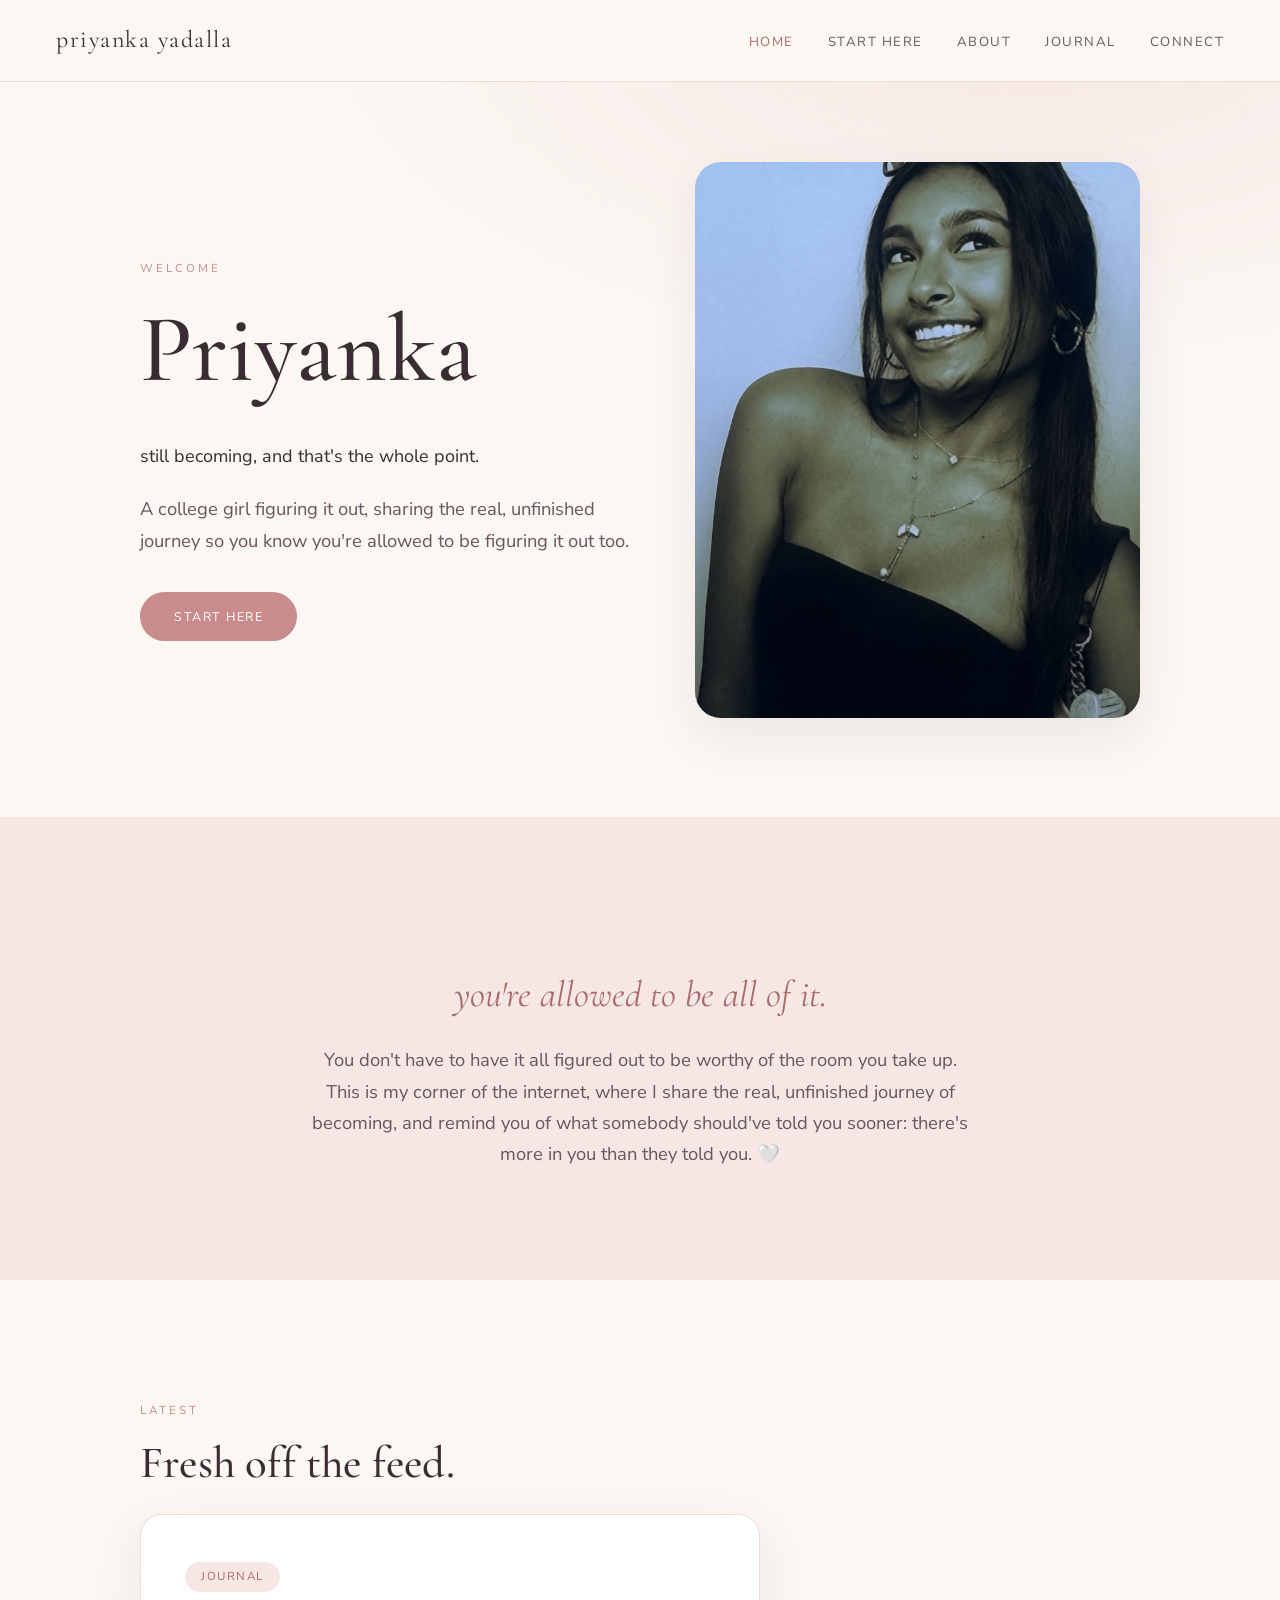
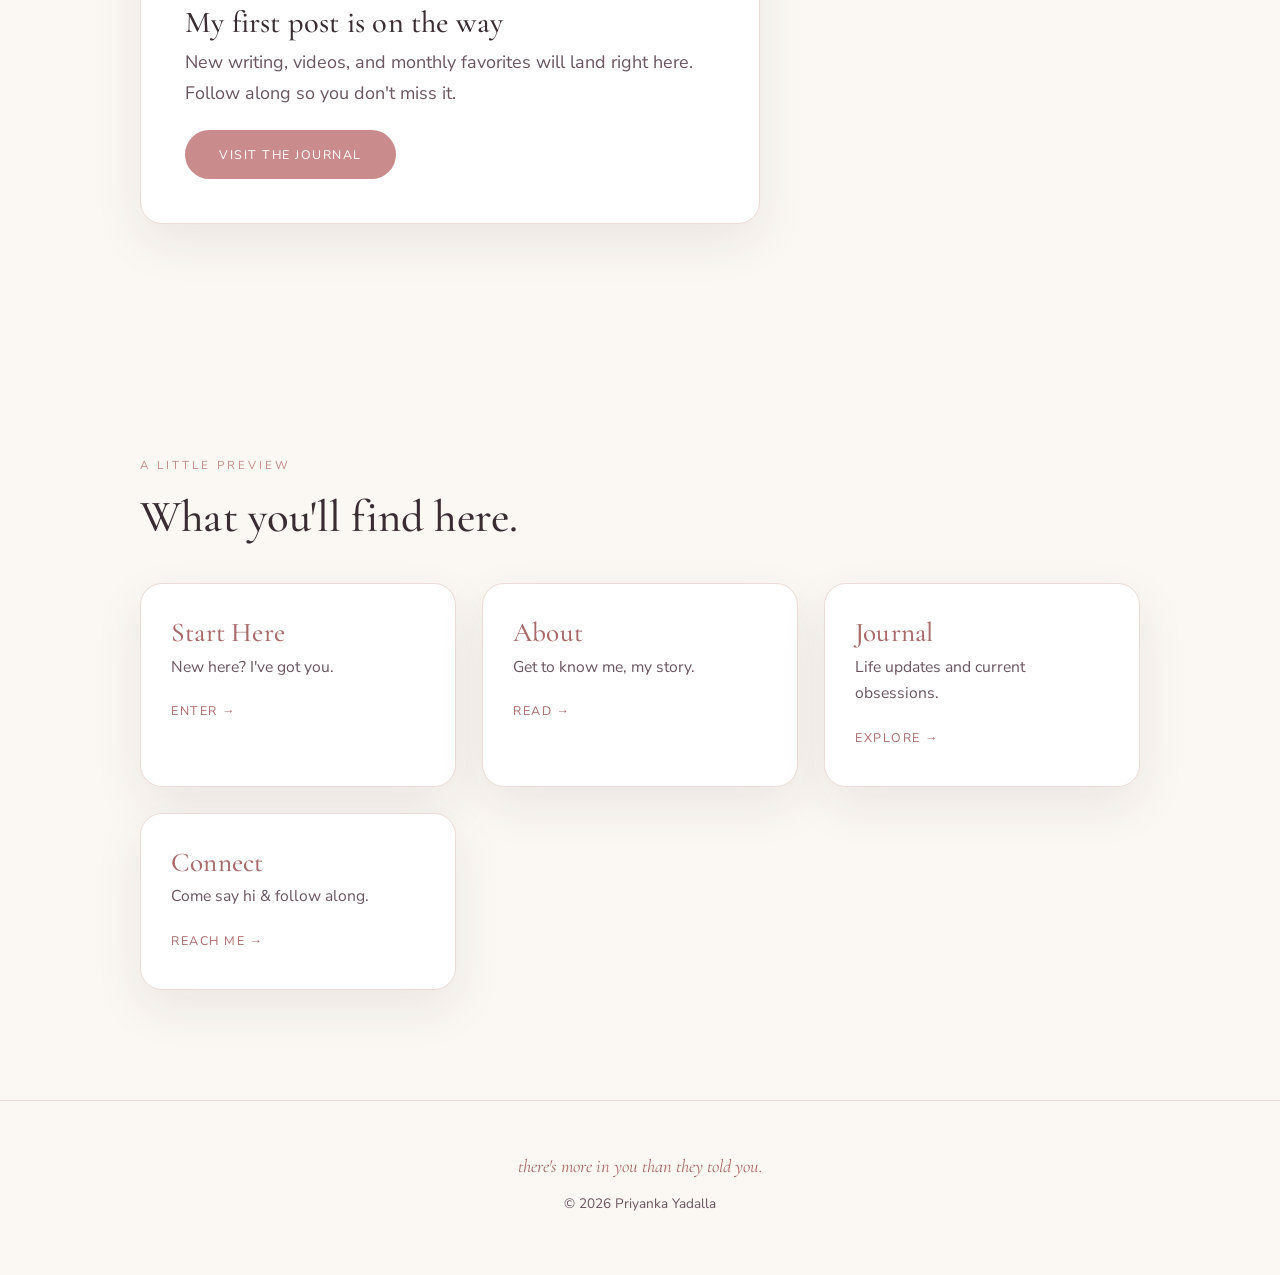
<file: index.html>
<!DOCTYPE html>
<html lang="en">
<head>
  <meta charset="UTF-8" />
  <meta name="viewport" content="width=device-width, initial-scale=1.0" />
  <title>Priyanka Yadalla</title>
  <meta name="description" content="A college girl figuring it out, sharing the journey so you know you can too. Still becoming, and that's the whole point." />
  <link rel="preconnect" href="https://fonts.googleapis.com" />
  <link rel="preconnect" href="https://fonts.gstatic.com" crossorigin />
  <link href="https://fonts.googleapis.com/css2?family=Cormorant+Garamond:ital,wght@0,400;0,500;1,400&family=Nunito+Sans:wght@300;400;600&display=swap" rel="stylesheet" />
  <link rel="stylesheet" href="styles.css" />
</head>
<body>
  <nav class="nav">
    <span class="nav__brand">priyanka yadalla</span>
    <ul class="nav__links">
      <li><a href="index.html" class="is-active">Home</a></li>
      <li><a href="start-here.html">Start Here</a></li>
      <li><a href="about.html">About</a></li>
      <li><a href="journal.html">Journal</a></li>
      <li><a href="connect.html">Connect</a></li>
    </ul>
  </nav>

  <!-- ===== hero ===== -->
  <header class="home-hero">
    <div class="wrap home-hero__grid">
      <div class="home-hero__text">
        <p class="eyebrow">welcome</p>
        <h1 class="hero__name">Priyanka</h1>
        <p class="whisper">still becoming, and that's the whole point.</p>
        <p class="lead">A college girl figuring it out, sharing the real, unfinished
          journey so you know you're allowed to be figuring it out too.</p>
        <div class="home-hero__cta">
          <a href="start-here.html" class="btn">Start Here</a>
        </div>
      </div>

      <div class="home-hero__photo">
        <!-- To add your photo: save it in the images/ folder (e.g. images/priyanka.jpg)
             then set src below to "images/priyanka.jpg". Until then, a soft placeholder shows. -->
        <img src="images/priyanka.jpg" alt="Priyanka Yadalla"
             onerror="this.style.display='none';this.nextElementSibling.style.display='flex';" />
        <div class="photo-placeholder">
          <span>📷</span>
          <p>your photo here</p>
        </div>
      </div>
    </div>
  </header>

  <!-- ===== welcome line ===== -->
  <section class="home-welcome">
    <div class="wrap">
      <p class="whisper">you're allowed to be all of it.</p>
      <p class="lead" style="margin: 0 auto;">You don't have to have it all figured out to be
        worthy of the room you take up. This is my corner of the internet, where I share the
        real, unfinished journey of becoming, and remind you of what somebody should've told
        you sooner: there's more in you than they told you. 🤍</p>
    </div>
  </section>

  <!-- ===== latest strip ===== -->
  <section class="latest">
    <div class="wrap">
      <p class="eyebrow">latest</p>
      <h2>Fresh off the feed.</h2>
      <div class="latest__card">
        <span class="latest__tag">Journal</span>
        <h3>My first post is on the way</h3>
        <p>New writing, videos, and monthly favorites will land right here. Follow along so
          you don't miss it.</p>
        <a href="journal.html" class="btn">Visit the Journal</a>
      </div>
    </div>
  </section>

  <!-- ===== what you'll find ===== -->
  <section>
    <div class="wrap">
      <p class="eyebrow">a little preview</p>
      <h2>What you'll find here.</h2>
      <div class="grid">
        <a class="card" href="start-here.html">
          <h3>Start Here</h3>
          <p>New here? I've got you.</p>
          <span class="go">enter &rarr;</span>
        </a>
        <a class="card" href="about.html">
          <h3>About</h3>
          <p>Get to know me, my story.</p>
          <span class="go">read &rarr;</span>
        </a>
        <a class="card" href="journal.html">
          <h3>Journal</h3>
          <p>Life updates and current obsessions.</p>
          <span class="go">explore &rarr;</span>
        </a>
        <a class="card" href="connect.html">
          <h3>Connect</h3>
          <p>Come say hi & follow along.</p>
          <span class="go">reach me &rarr;</span>
        </a>
      </div>
    </div>
  </section>

  <footer class="footer">
    <span class="whisper">there's more in you than they told you.</span>
    &copy; <span id="year"></span> Priyanka Yadalla
    <script>document.getElementById('year').textContent = new Date().getFullYear();</script>
  </footer>
</body>
</html>
</file>
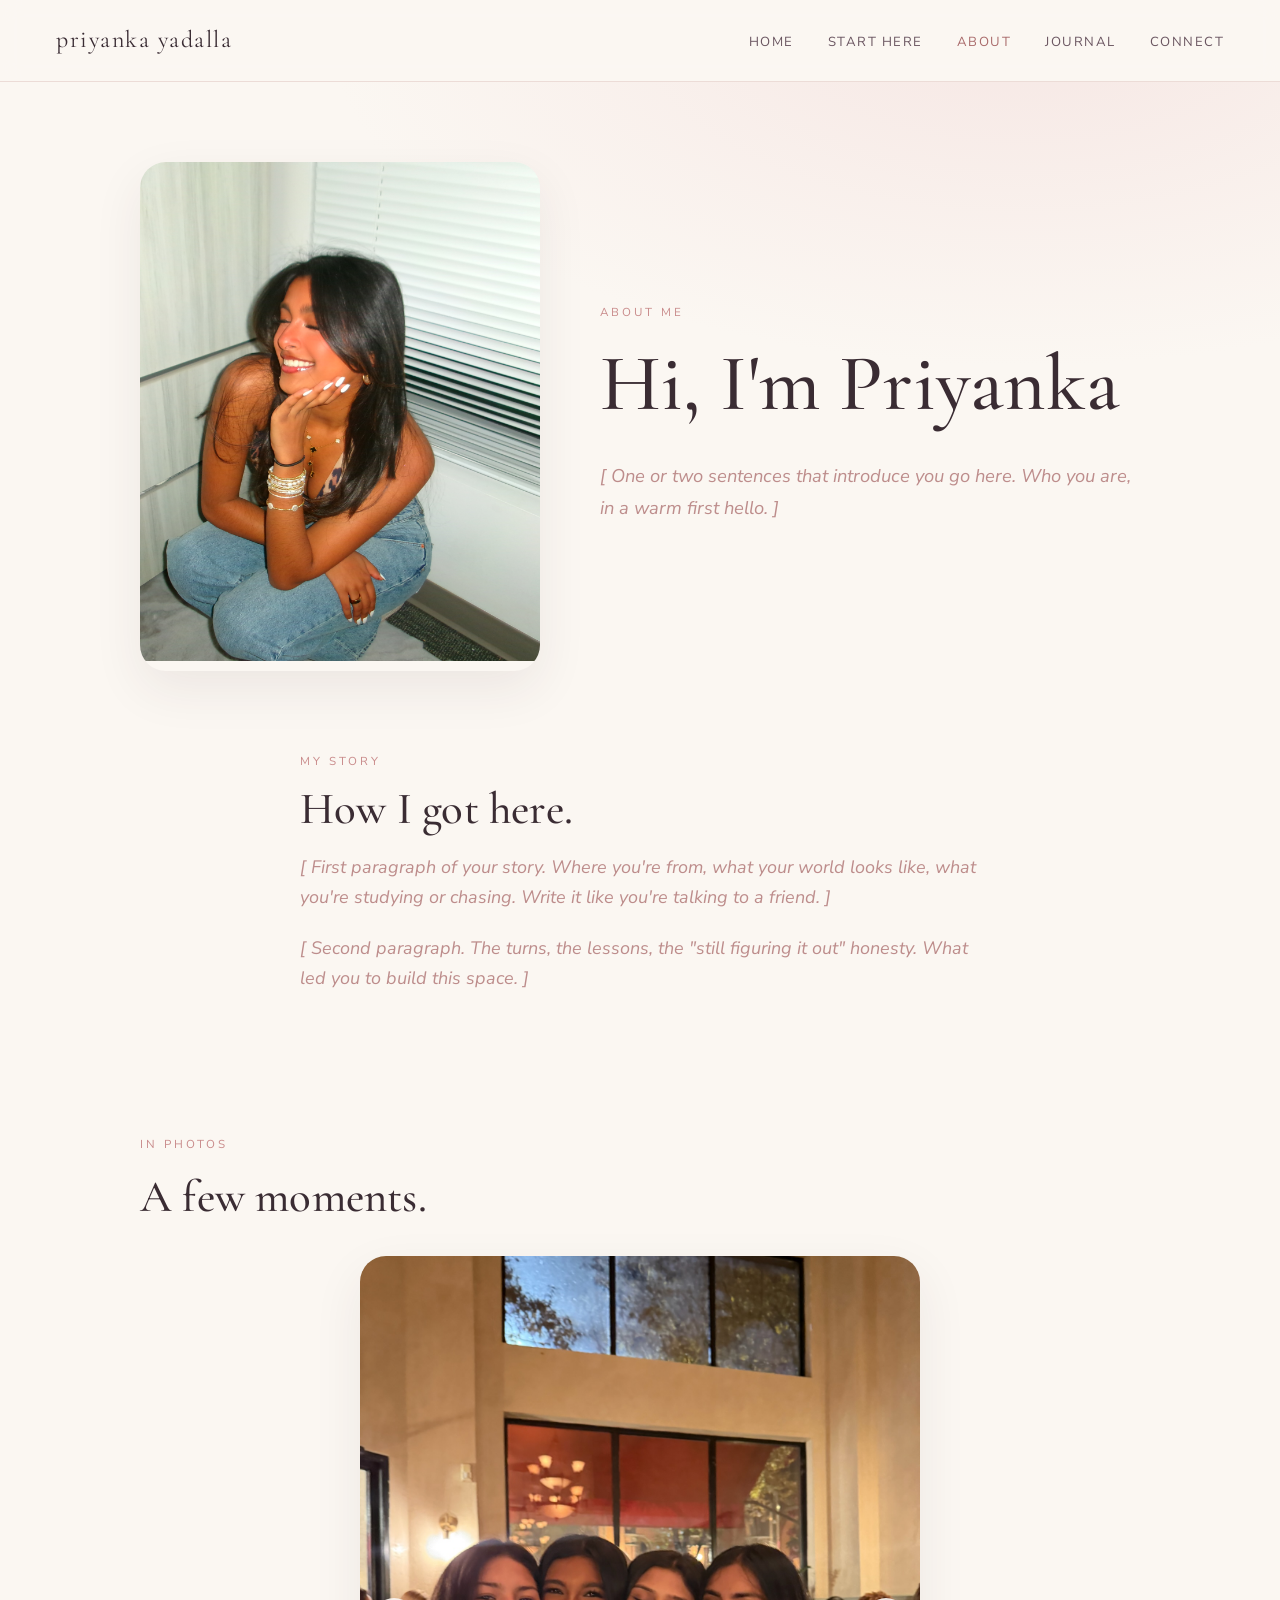
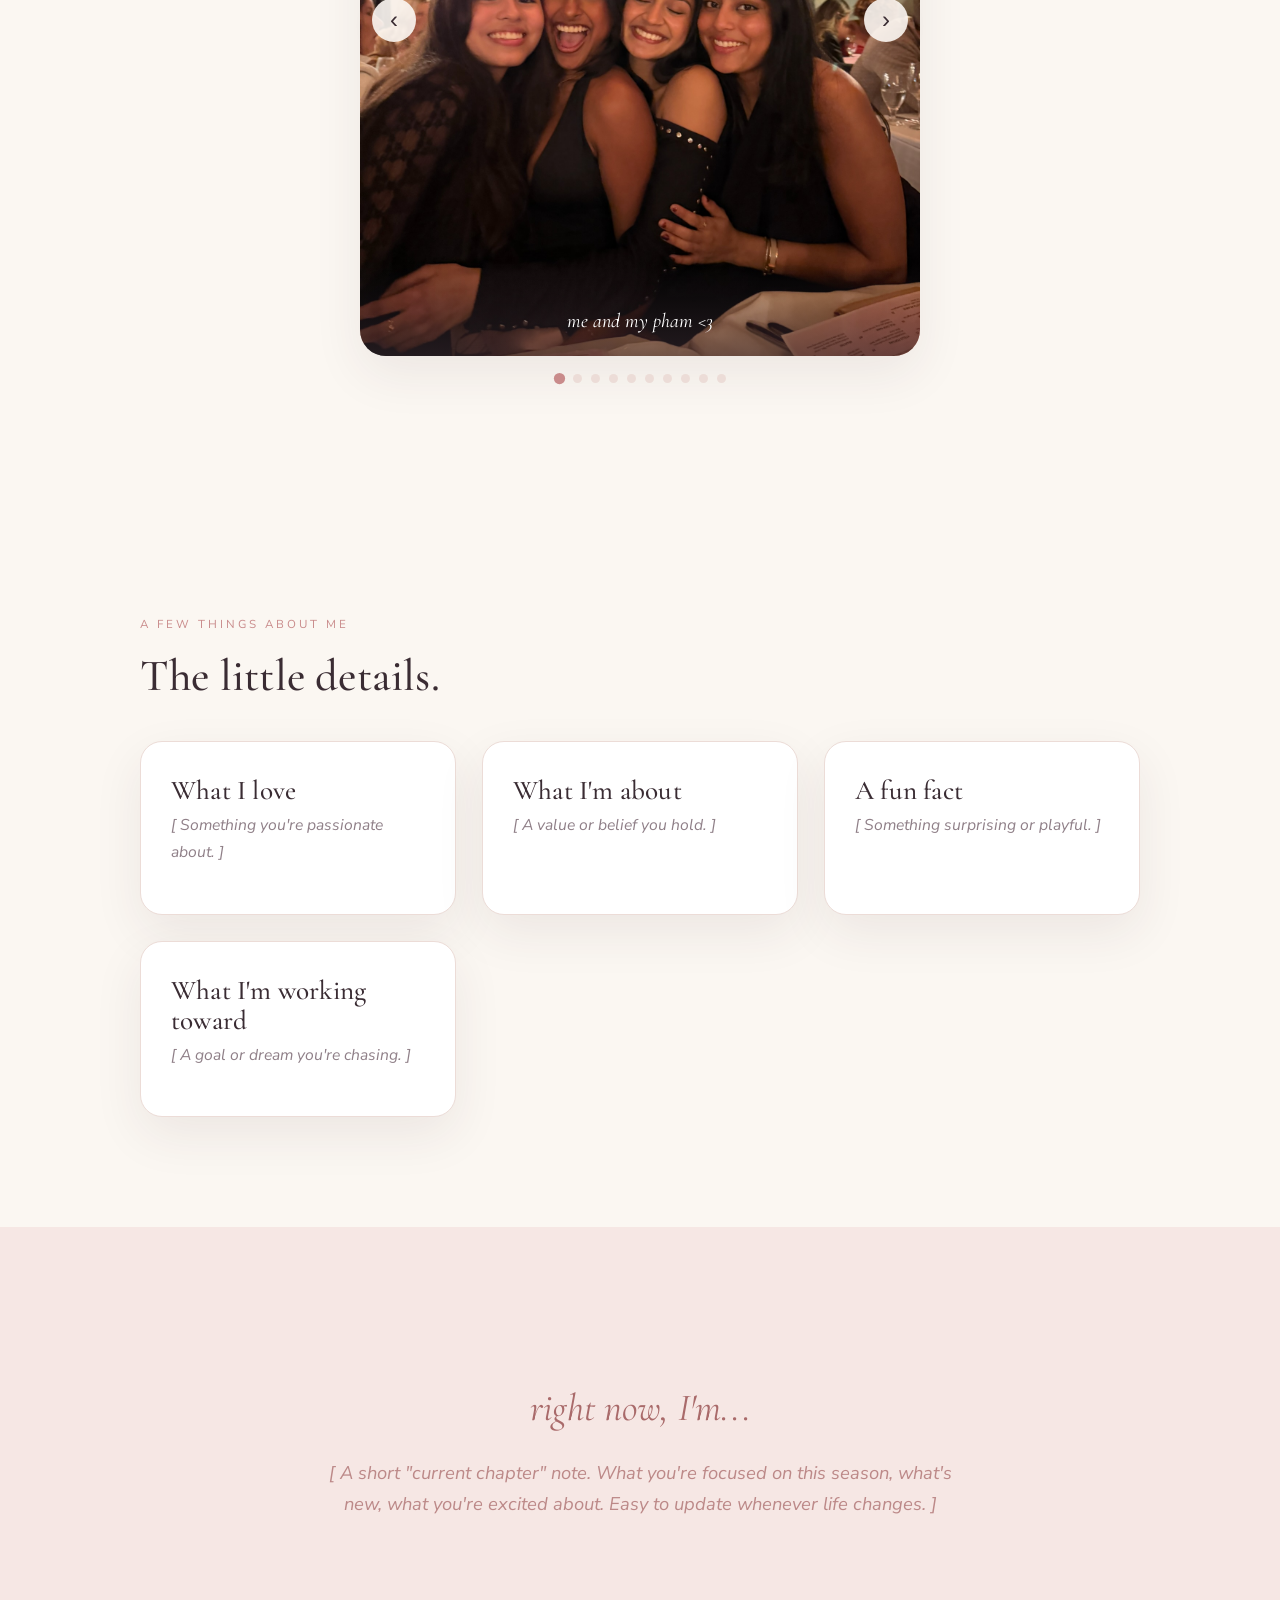
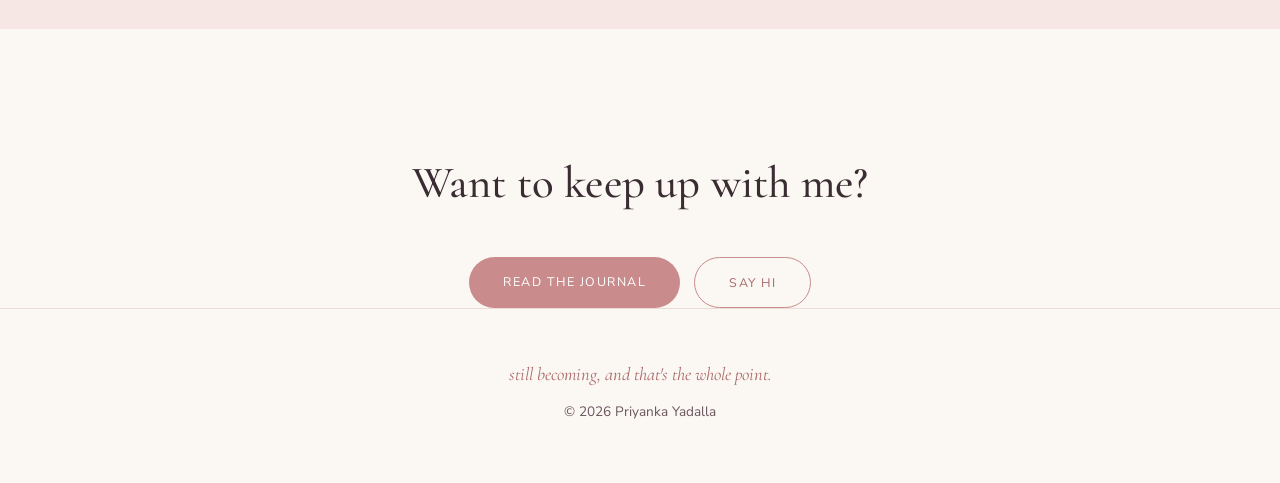
<file: about.html>
<!DOCTYPE html>
<html lang="en">
<head>
  <meta charset="UTF-8" />
  <meta name="viewport" content="width=device-width, initial-scale=1.0" />
  <title>About | Priyanka Yadalla</title>
  <meta name="description" content="Get to know me, my story." />
  <link rel="preconnect" href="https://fonts.googleapis.com" />
  <link rel="preconnect" href="https://fonts.gstatic.com" crossorigin />
  <link href="https://fonts.googleapis.com/css2?family=Cormorant+Garamond:ital,wght@0,400;0,500;1,400&family=Nunito+Sans:wght@300;400;600&display=swap" rel="stylesheet" />
  <link rel="stylesheet" href="styles.css" />
</head>
<body>
  <nav class="nav">
    <span class="nav__brand">priyanka yadalla</span>
    <ul class="nav__links">
      <li><a href="index.html">Home</a></li>
      <li><a href="start-here.html">Start Here</a></li>
      <li><a href="about.html" class="is-active">About</a></li>
      <li><a href="journal.html">Journal</a></li>
      <li><a href="connect.html">Connect</a></li>
    </ul>
  </nav>

  <!-- ===== intro ===== -->
  <header class="about-intro">
    <div class="wrap about-intro__grid">
      <div class="about-intro__photo">
        <!-- add your new About photo as images/about-me.jpg -->
        <img src="images/about-me.jpg" alt="Priyanka Yadalla"
             onerror="this.style.display='none';this.nextElementSibling.style.display='flex';" />
        <div class="photo-placeholder">
          <span>📷</span>
          <p>insert a new photo here</p>
        </div>
      </div>
      <div class="about-intro__text">
        <p class="eyebrow">about me</p>
        <h1>Hi, I'm Priyanka</h1>
        <p class="lead placeholder">[ One or two sentences that introduce you go here.
          Who you are, in a warm first hello. ]</p>
      </div>
    </div>
  </header>

  <!-- ===== my story ===== -->
  <section class="wrap story">
    <p class="eyebrow">my story</p>
    <h2>How I got here.</h2>
    <p class="placeholder">[ First paragraph of your story. Where you're from, what your
      world looks like, what you're studying or chasing. Write it like you're talking to a
      friend. ]</p>
    <p class="placeholder">[ Second paragraph. The turns, the lessons, the "still figuring
      it out" honesty. What led you to build this space. ]</p>
  </section>

  <!-- ===== photo carousel ===== -->
  <section class="carousel-section">
    <div class="wrap">
      <p class="eyebrow">in photos</p>
      <h2>A few moments.</h2>

      <div class="carousel" id="carousel">
        <div class="carousel__viewport">
          <div class="carousel__track">
            <!-- Add your photos as images/photo-1.jpg ... photo-10.jpg.
                 Each falls back to a placeholder until the file exists.
                 Edit the caption text between the <p class="carousel__caption"> tags. -->
            <!-- reordered to alternate people <-> scenery -->
            <div class="carousel__slide">
              <img src="images/photo-1.jpg" alt="Priyanka"
                   onerror="this.style.display='none';this.nextElementSibling.style.display='flex';" />
              <div class="photo-placeholder"><span>📷</span><p>photo</p></div>
              <p class="carousel__caption">me and my pham &lt;3</p>
            </div>
            <div class="carousel__slide">
              <img src="images/photo-6.jpg" alt="Priyanka"
                   onerror="this.style.display='none';this.nextElementSibling.style.display='flex';" />
              <div class="photo-placeholder"><span>📷</span><p>photo</p></div>
              <p class="carousel__caption">take me back</p>
            </div>
            <div class="carousel__slide">
              <img src="images/photo-2.jpg" alt="Priyanka"
                   onerror="this.style.display='none';this.nextElementSibling.style.display='flex';" />
              <div class="photo-placeholder"><span>📷</span><p>photo</p></div>
              <p class="carousel__caption">night out!</p>
            </div>
            <div class="carousel__slide">
              <img src="images/photo-8.jpg" alt="Priyanka"
                   onerror="this.style.display='none';this.nextElementSibling.style.display='flex';" />
              <div class="photo-placeholder"><span>📷</span><p>photo</p></div>
              <p class="carousel__caption">sushiholic!!</p>
            </div>
            <div class="carousel__slide">
              <img src="images/photo-3.jpg" alt="Priyanka"
                   onerror="this.style.display='none';this.nextElementSibling.style.display='flex';" />
              <div class="photo-placeholder"><span>📷</span><p>photo</p></div>
              <p class="carousel__caption">fit check</p>
            </div>
            <div class="carousel__slide">
              <img src="images/photo-7.jpg" alt="Priyanka"
                   onerror="this.style.display='none';this.nextElementSibling.style.display='flex';" />
              <div class="photo-placeholder"><span>📷</span><p>photo</p></div>
              <p class="carousel__caption">love my little city life</p>
            </div>
            <div class="carousel__slide">
              <img src="images/photo-4.jpg" alt="Priyanka"
                   onerror="this.style.display='none';this.nextElementSibling.style.display='flex';" />
              <div class="photo-placeholder"><span>📷</span><p>photo</p></div>
              <p class="carousel__caption">my girls for life</p>
            </div>
            <div class="carousel__slide">
              <img src="images/photo-10.jpg" alt="Priyanka"
                   onerror="this.style.display='none';this.nextElementSibling.style.display='flex';" />
              <div class="photo-placeholder"><span>📷</span><p>photo</p></div>
              <p class="carousel__caption">my kind of peace</p>
            </div>
            <div class="carousel__slide">
              <img src="images/photo-5.jpg" alt="Priyanka"
                   onerror="this.style.display='none';this.nextElementSibling.style.display='flex';" />
              <div class="photo-placeholder"><span>📷</span><p>photo</p></div>
              <p class="carousel__caption">where it all started</p>
            </div>
            <div class="carousel__slide">
              <img src="images/photo-9.jpg" alt="Priyanka"
                   onerror="this.style.display='none';this.nextElementSibling.style.display='flex';" />
              <div class="photo-placeholder"><span>📷</span><p>photo</p></div>
              <p class="carousel__caption">main character energy</p>
            </div>
          </div>
        </div>

        <button class="carousel__btn carousel__btn--prev" aria-label="Previous photo">&#8249;</button>
        <button class="carousel__btn carousel__btn--next" aria-label="Next photo">&#8250;</button>

        <div class="carousel__dots"></div>
      </div>
    </div>
  </section>

  <!-- ===== a few things about me ===== -->
  <section>
    <div class="wrap">
      <p class="eyebrow">a few things about me</p>
      <h2>The little details.</h2>
      <div class="grid">
        <div class="card">
          <h3>What I love</h3>
          <p class="placeholder">[ Something you're passionate about. ]</p>
        </div>
        <div class="card">
          <h3>What I'm about</h3>
          <p class="placeholder">[ A value or belief you hold. ]</p>
        </div>
        <div class="card">
          <h3>A fun fact</h3>
          <p class="placeholder">[ Something surprising or playful. ]</p>
        </div>
        <div class="card">
          <h3>What I'm working toward</h3>
          <p class="placeholder">[ A goal or dream you're chasing. ]</p>
        </div>
      </div>
    </div>
  </section>

  <!-- ===== right now ===== -->
  <section class="about-now">
    <div class="wrap">
      <p class="whisper">right now, I'm...</p>
      <p class="lead placeholder" style="margin: 0 auto;">[ A short "current chapter" note.
        What you're focused on this season, what's new, what you're excited about. Easy to
        update whenever life changes. ]</p>
    </div>
  </section>

  <!-- ===== cta ===== -->
  <section class="wrap about-cta">
    <h2>Want to keep up with me?</h2>
    <div class="about-cta__btns">
      <a href="journal.html" class="btn">Read the Journal</a>
      <a href="connect.html" class="btn btn--ghost">Say Hi</a>
    </div>
  </section>

  <footer class="footer">
    <span class="whisper">still becoming, and that's the whole point.</span>
    &copy; <span id="year"></span> Priyanka Yadalla
    <script>document.getElementById('year').textContent = new Date().getFullYear();</script>
  </footer>

  <script>
    (function () {
      const root = document.getElementById('carousel');
      if (!root) return;
      const track = root.querySelector('.carousel__track');
      const slides = Array.from(root.querySelectorAll('.carousel__slide'));
      const dotsWrap = root.querySelector('.carousel__dots');
      let i = 0;

      // build dots
      slides.forEach((_, idx) => {
        const dot = document.createElement('button');
        dot.className = 'carousel__dot';
        dot.setAttribute('aria-label', 'Go to photo ' + (idx + 1));
        dot.addEventListener('click', () => go(idx));
        dotsWrap.appendChild(dot);
      });
      const dots = Array.from(dotsWrap.children);

      function go(n) {
        i = (n + slides.length) % slides.length;
        track.style.transform = 'translateX(' + (-i * 100) + '%)';
        dots.forEach((d, idx) => d.classList.toggle('is-active', idx === i));
      }

      // ----- auto-rotate -----
      const DELAY = 10000; // advance every 10 seconds
      let timer;
      function startAuto() { timer = setInterval(() => go(i + 1), DELAY); }
      function resetAuto() { clearInterval(timer); startAuto(); }

      root.querySelector('.carousel__btn--prev').addEventListener('click', () => { go(i - 1); resetAuto(); });
      root.querySelector('.carousel__btn--next').addEventListener('click', () => { go(i + 1); resetAuto(); });
      dots.forEach((dot) => dot.addEventListener('click', resetAuto));

      // pause while hovering, resume when the mouse leaves
      root.addEventListener('mouseenter', () => clearInterval(timer));
      root.addEventListener('mouseleave', startAuto);

      go(0);
      startAuto();
    })();
  </script>
</body>
</html>
</file>
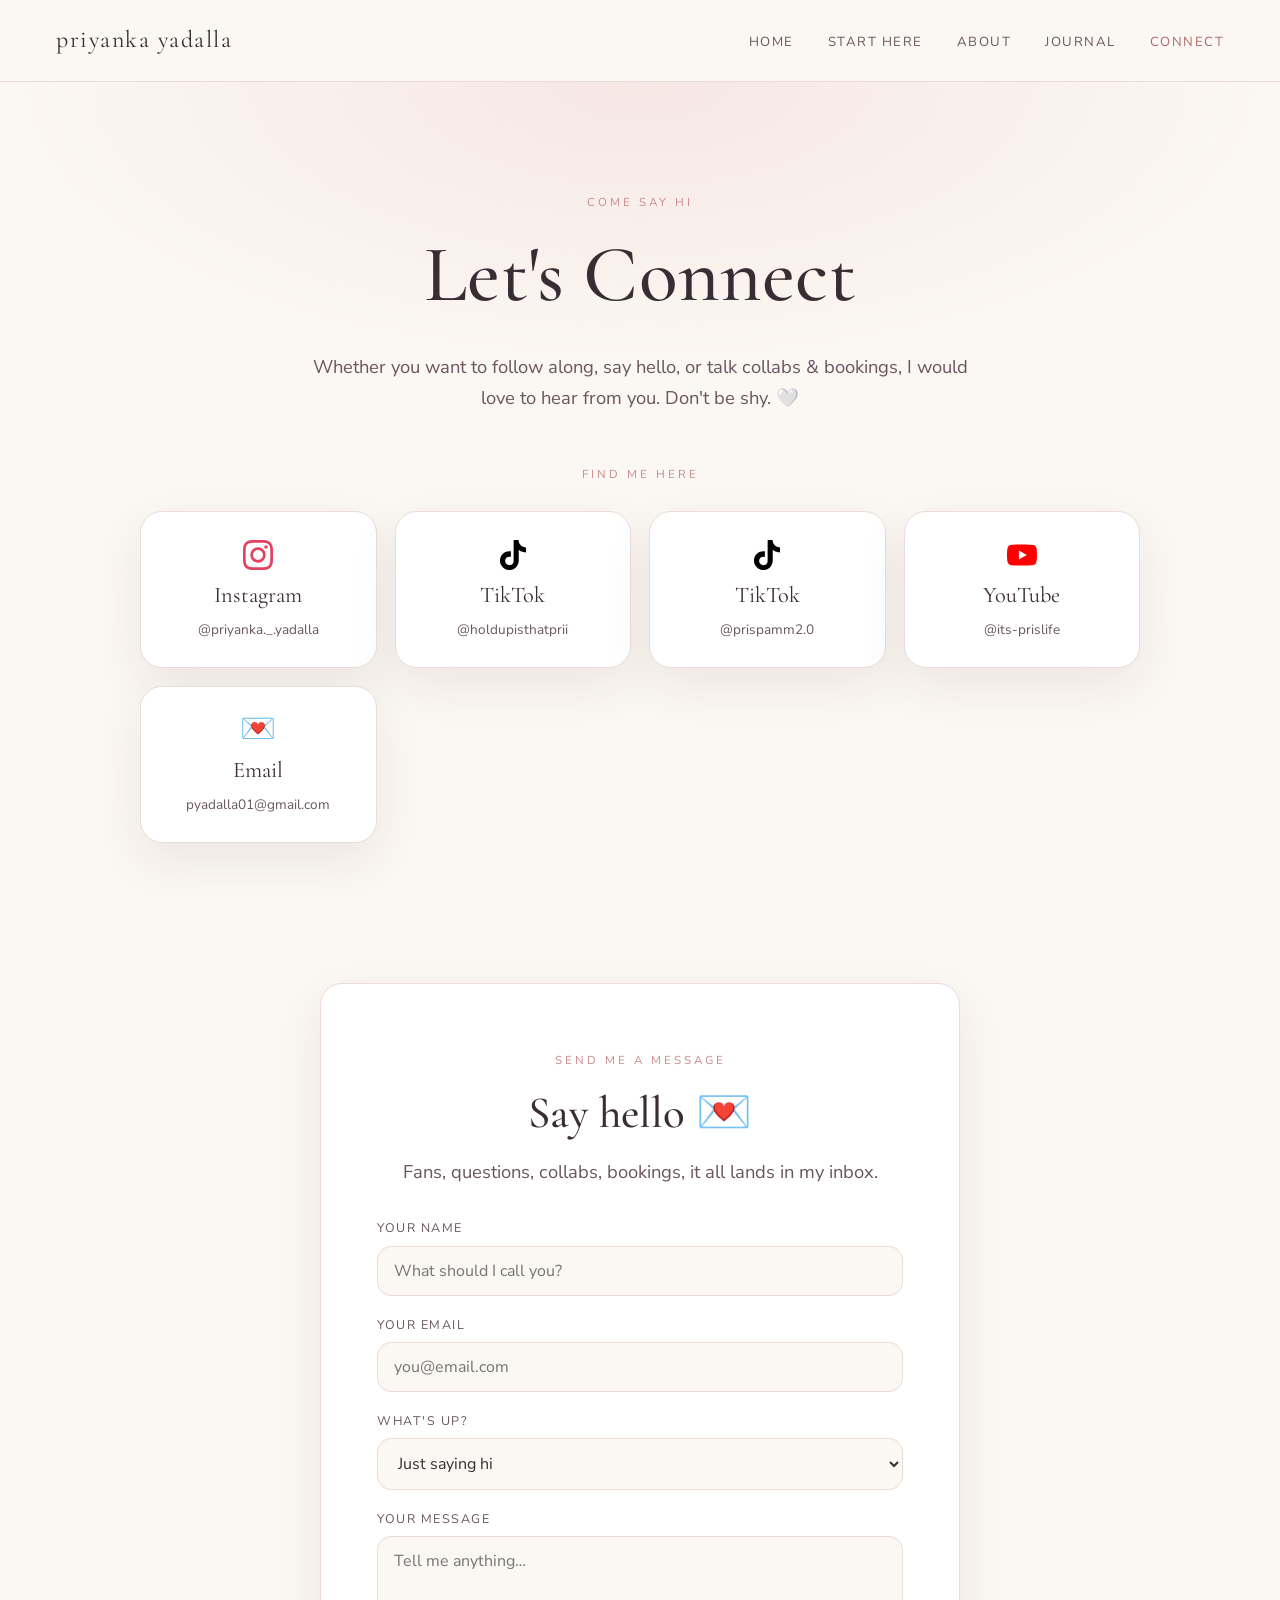
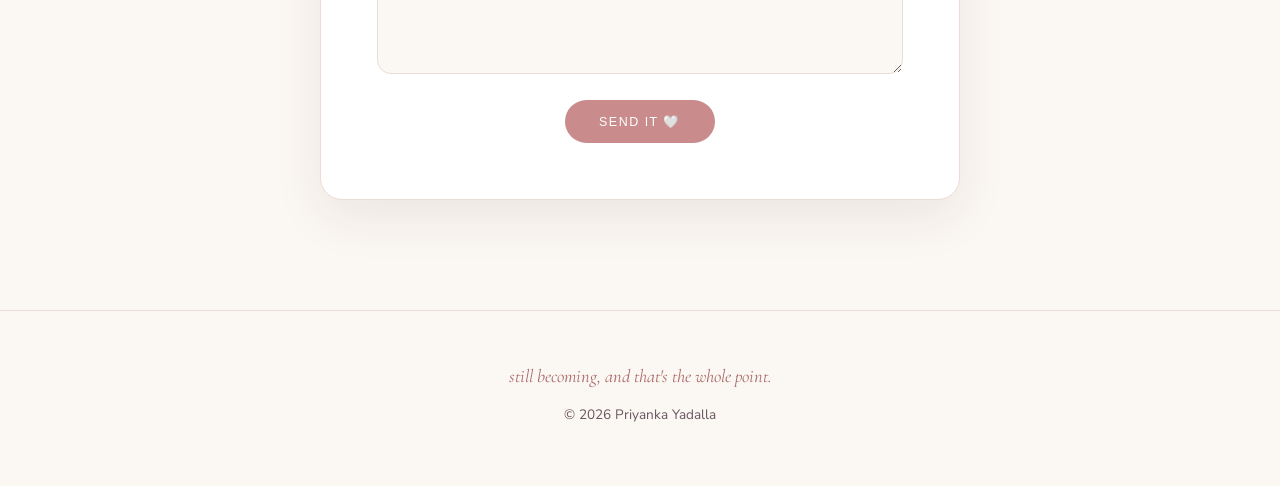
<file: connect.html>
<!DOCTYPE html>
<html lang="en">
<head>
  <meta charset="UTF-8" />
  <meta name="viewport" content="width=device-width, initial-scale=1.0" />
  <title>Connect | Priyanka Yadalla</title>
  <meta name="description" content="Come say hi & follow along, plus a way to reach me for collabs & bookings." />
  <link rel="preconnect" href="https://fonts.googleapis.com" />
  <link rel="preconnect" href="https://fonts.gstatic.com" crossorigin />
  <link href="https://fonts.googleapis.com/css2?family=Cormorant+Garamond:ital,wght@0,400;0,500;1,400&family=Nunito+Sans:wght@300;400;600&display=swap" rel="stylesheet" />
  <link rel="stylesheet" href="styles.css" />
</head>
<body>
  <nav class="nav">
    <span class="nav__brand">priyanka yadalla</span>
    <ul class="nav__links">
      <li><a href="index.html">Home</a></li>
      <li><a href="start-here.html">Start Here</a></li>
      <li><a href="about.html">About</a></li>
      <li><a href="journal.html">Journal</a></li>
      <li><a href="connect.html" class="is-active">Connect</a></li>
    </ul>
  </nav>

  <header class="connect-hero">
    <div class="wrap">
      <p class="eyebrow">come say hi</p>
      <h1>Let's Connect</h1>
      <p class="lead" style="margin: 0 auto;">Whether you want to follow along, say hello, or
        talk collabs &amp; bookings, I would love to hear from you. Don't be shy. 🤍</p>
    </div>
  </header>

  <!-- ===== social buttons ===== -->
  <section style="padding-top: 0;">
    <div class="wrap">
      <p class="eyebrow" style="text-align:center;">find me here</p>
      <div class="socials">
        <!-- TODO: swap the href="#" values for Priyanka's real handles/links -->
        <a class="social" href="https://instagram.com/priyanka._.yadalla" target="_blank" rel="noopener">
          <span class="social__icon" style="color:#E4405F">
            <svg viewBox="0 0 24 24" aria-hidden="true"><path fill="currentColor" d="M12 2.163c3.204 0 3.584.012 4.85.07 3.252.148 4.771 1.691 4.919 4.919.058 1.265.069 1.645.069 4.849 0 3.205-.012 3.584-.069 4.849-.149 3.225-1.664 4.771-4.919 4.919-1.266.058-1.644.07-4.85.07-3.204 0-3.584-.012-4.849-.07-3.26-.149-4.771-1.699-4.919-4.92-.058-1.265-.07-1.644-.07-4.849 0-3.204.013-3.583.07-4.849.149-3.227 1.664-4.771 4.919-4.919 1.266-.057 1.645-.069 4.849-.069zM12 0C8.741 0 8.333.014 7.053.072 2.695.272.273 2.69.073 7.052.014 8.333 0 8.741 0 12c0 3.259.014 3.668.072 4.948.2 4.358 2.618 6.78 6.98 6.98C8.333 23.986 8.741 24 12 24c3.259 0 3.668-.014 4.948-.072 4.354-.2 6.782-2.618 6.979-6.98.059-1.28.073-1.689.073-4.948 0-3.259-.014-3.667-.072-4.947-.196-4.354-2.617-6.78-6.979-6.98C15.668.014 15.259 0 12 0zm0 5.838a6.162 6.162 0 100 12.324 6.162 6.162 0 000-12.324zM12 16a4 4 0 110-8 4 4 0 010 8zm6.406-11.845a1.44 1.44 0 100 2.881 1.44 1.44 0 000-2.881z"/></svg>
          </span>
          <span class="social__label">Instagram</span>
          <span class="social__handle">@priyanka._.yadalla</span>
        </a>
        <a class="social" href="https://tiktok.com/@holdupisthatprii" target="_blank" rel="noopener">
          <span class="social__icon" style="color:#010101">
            <svg viewBox="0 0 24 24" aria-hidden="true"><path fill="currentColor" d="M12.525.02c1.31-.02 2.61-.01 3.91-.02.08 1.53.63 3.09 1.75 4.17 1.12 1.11 2.7 1.62 4.24 1.79v4.03c-1.44-.05-2.89-.35-4.2-.97-.57-.26-1.1-.59-1.62-.93-.01 2.92.01 5.84-.02 8.75-.08 1.4-.54 2.79-1.35 3.94-1.31 1.92-3.58 3.17-5.91 3.21-1.43.08-2.86-.31-4.08-1.03-2.02-1.19-3.44-3.37-3.65-5.71-.02-.5-.03-1-.01-1.49.18-1.9 1.12-3.72 2.58-4.96 1.66-1.44 3.98-2.13 6.15-1.72.02 1.48-.04 2.96-.04 4.44-.99-.32-2.15-.23-3.02.37-.63.41-1.11 1.04-1.36 1.75-.21.51-.15 1.07-.14 1.61.24 1.64 1.82 3.02 3.5 2.87 1.12-.01 2.19-.66 2.77-1.61.19-.33.4-.67.41-1.06.1-1.79.06-3.57.07-5.36.01-4.03-.01-8.05.02-12.07z"/></svg>
          </span>
          <span class="social__label">TikTok</span>
          <span class="social__handle">@holdupisthatprii</span>
        </a>
        <a class="social" href="https://tiktok.com/@prispamm2.0" target="_blank" rel="noopener">
          <span class="social__icon" style="color:#010101">
            <svg viewBox="0 0 24 24" aria-hidden="true"><path fill="currentColor" d="M12.525.02c1.31-.02 2.61-.01 3.91-.02.08 1.53.63 3.09 1.75 4.17 1.12 1.11 2.7 1.62 4.24 1.79v4.03c-1.44-.05-2.89-.35-4.2-.97-.57-.26-1.1-.59-1.62-.93-.01 2.92.01 5.84-.02 8.75-.08 1.4-.54 2.79-1.35 3.94-1.31 1.92-3.58 3.17-5.91 3.21-1.43.08-2.86-.31-4.08-1.03-2.02-1.19-3.44-3.37-3.65-5.71-.02-.5-.03-1-.01-1.49.18-1.9 1.12-3.72 2.58-4.96 1.66-1.44 3.98-2.13 6.15-1.72.02 1.48-.04 2.96-.04 4.44-.99-.32-2.15-.23-3.02.37-.63.41-1.11 1.04-1.36 1.75-.21.51-.15 1.07-.14 1.61.24 1.64 1.82 3.02 3.5 2.87 1.12-.01 2.19-.66 2.77-1.61.19-.33.4-.67.41-1.06.1-1.79.06-3.57.07-5.36.01-4.03-.01-8.05.02-12.07z"/></svg>
          </span>
          <span class="social__label">TikTok</span>
          <span class="social__handle">@prispamm2.0</span>
        </a>
        <a class="social" href="https://youtube.com/@its-prislife" target="_blank" rel="noopener">
          <span class="social__icon" style="color:#FF0000">
            <svg viewBox="0 0 24 24" aria-hidden="true"><path fill="currentColor" d="M23.498 6.186a3.016 3.016 0 0 0-2.122-2.136C19.505 3.545 12 3.545 12 3.545s-7.505 0-9.377.505A3.017 3.017 0 0 0 .502 6.186C0 8.07 0 12 0 12s0 3.93.502 5.814a3.016 3.016 0 0 0 2.122 2.136c1.871.505 9.376.505 9.376.505s7.505 0 9.377-.505a3.015 3.015 0 0 0 2.122-2.136C24 15.93 24 12 24 12s0-3.93-.502-5.814zM9.545 15.568V8.432L15.818 12l-6.273 3.568z"/></svg>
          </span>
          <span class="social__label">YouTube</span>
          <span class="social__handle">@its-prislife</span>
        </a>
        <a class="social" href="mailto:pyadalla01@gmail.com">
          <span class="social__icon">💌</span>
          <span class="social__label">Email</span>
          <span class="social__handle">pyadalla01@gmail.com</span>
        </a>
      </div>
    </div>
  </section>

  <!-- ===== contact form ===== -->
  <section style="padding-top: 0;">
    <div class="wrap">
      <div class="form-card">
        <p class="eyebrow" style="text-align:center;">send me a message</p>
        <h2 style="text-align:center;">Say hello 💌</h2>
        <p class="lead" style="text-align:center; margin: 0 auto 30px;">Fans, questions,
          collabs, bookings, it all lands in my inbox.</p>

        <form class="contact" id="contactForm" action="https://formspree.io/f/meaqvlrk" method="POST">
          <label>
            <span>Your name</span>
            <input type="text" name="name" placeholder="What should I call you?" required />
          </label>
          <label>
            <span>Your email</span>
            <input type="email" name="email" placeholder="you@email.com" required />
          </label>
          <label>
            <span>What's up?</span>
            <select name="topic">
              <option>Just saying hi</option>
              <option>A question for you</option>
              <option>Collab / brand partnership</option>
              <option>Booking / modeling inquiry</option>
              <option>Something else</option>
            </select>
          </label>
          <label>
            <span>Your message</span>
            <textarea name="message" rows="5" placeholder="Tell me anything…" required></textarea>
          </label>
          <button type="submit" class="btn" style="margin-top: 8px;">Send it 🤍</button>
        </form>

        <div class="form-thanks" id="formThanks" hidden>
          <span class="form-thanks__icon">💌</span>
          <h2>Thank you!</h2>
          <p class="lead" style="margin: 0 auto;">Your message is on its way to my inbox,
            I'll get back to you soon. 🤍</p>
        </div>
      </div>
    </div>
  </section>

  <script>
    const form = document.getElementById('contactForm');
    const thanks = document.getElementById('formThanks');
    form.addEventListener('submit', async (e) => {
      e.preventDefault();
      const btn = form.querySelector('button[type="submit"]');
      btn.textContent = 'Sending…';
      btn.disabled = true;
      try {
        const res = await fetch(form.action, {
          method: 'POST',
          body: new FormData(form),
          headers: { Accept: 'application/json' }
        });
        if (res.ok) {
          form.hidden = true;
          thanks.hidden = false;
          thanks.scrollIntoView({ behavior: 'smooth', block: 'center' });
        } else {
          btn.textContent = 'Hmm, try again';
          btn.disabled = false;
        }
      } catch (err) {
        btn.textContent = 'Hmm, try again';
        btn.disabled = false;
      }
    });
  </script>

  <footer class="footer">
    <span class="whisper">still becoming, and that's the whole point.</span>
    &copy; <span id="year"></span> Priyanka Yadalla
    <script>document.getElementById('year').textContent = new Date().getFullYear();</script>
  </footer>
</body>
</html>
</file>
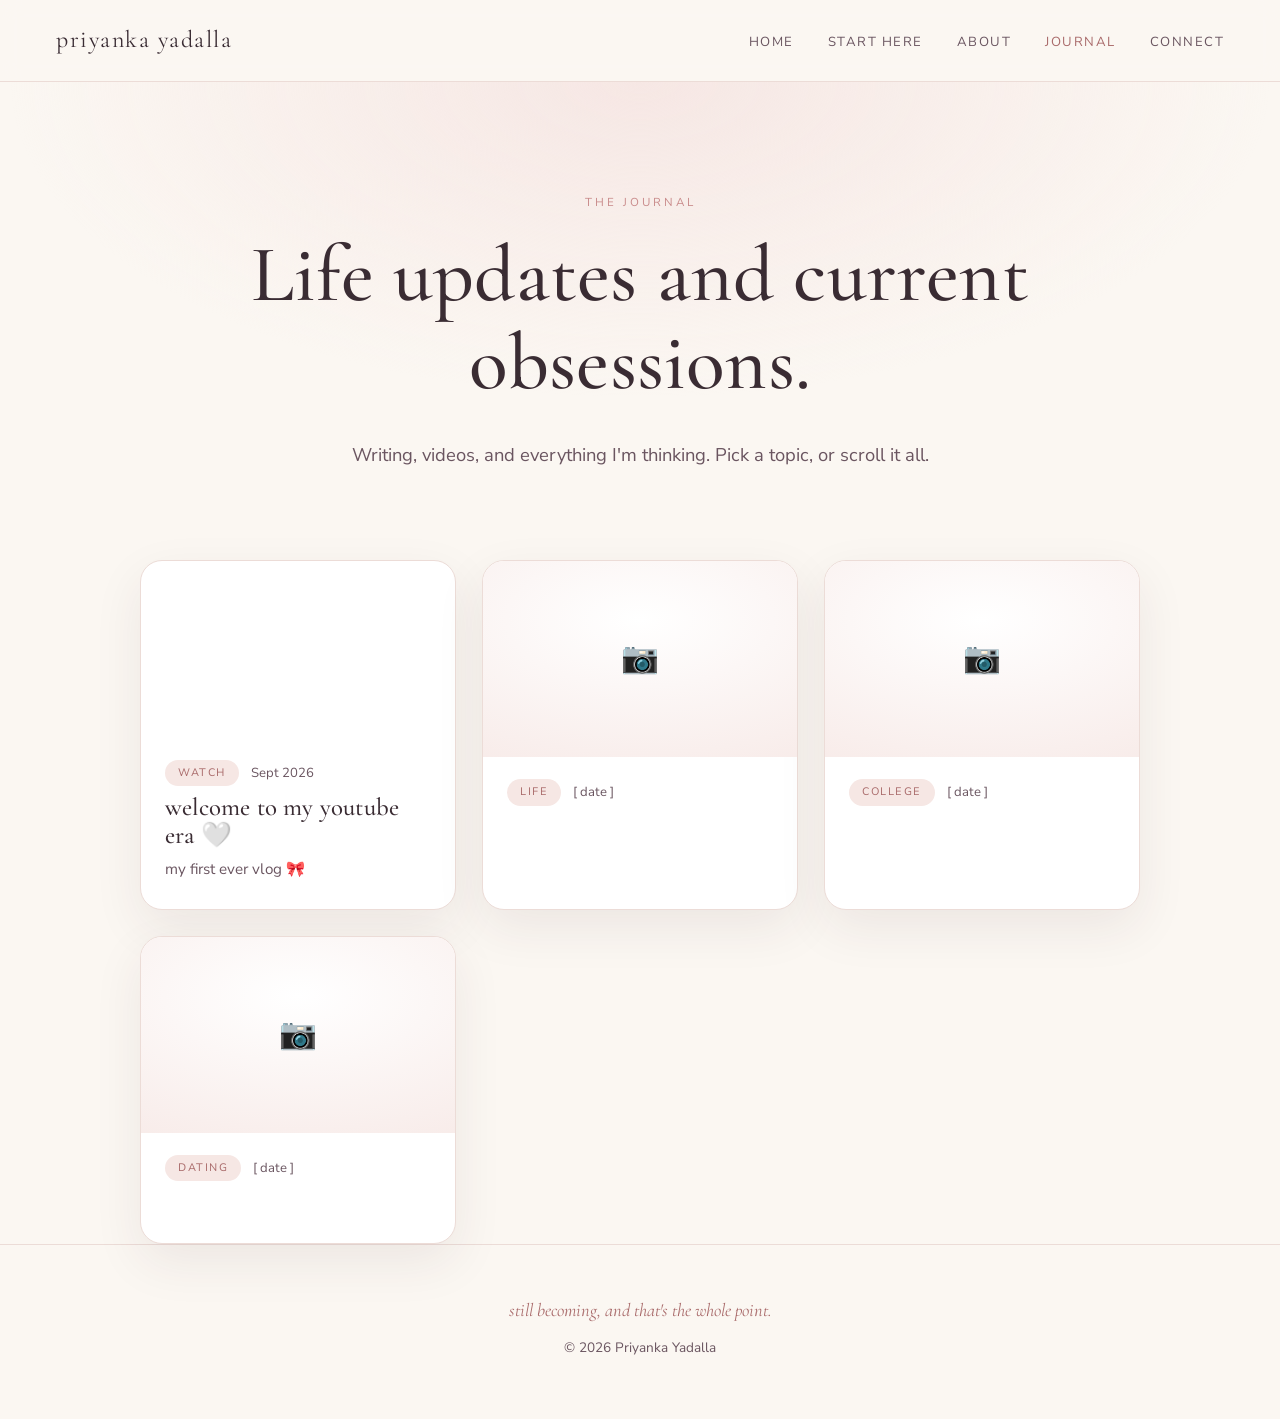
<file: journal.html>
<!DOCTYPE html>
<html lang="en">
<head>
  <meta charset="UTF-8" />
  <meta name="viewport" content="width=device-width, initial-scale=1.0" />
  <title>Journal | Priyanka Yadalla</title>
  <meta name="description" content="Life updates and current obsessions. Writing, videos, and everything I'm thinking." />
  <link rel="preconnect" href="https://fonts.googleapis.com" />
  <link rel="preconnect" href="https://fonts.gstatic.com" crossorigin />
  <link href="https://fonts.googleapis.com/css2?family=Cormorant+Garamond:ital,wght@0,400;0,500;1,400&family=Nunito+Sans:wght@300;400;600&display=swap" rel="stylesheet" />
  <link rel="stylesheet" href="styles.css" />
</head>
<body>
  <nav class="nav">
    <span class="nav__brand">priyanka yadalla</span>
    <ul class="nav__links">
      <li><a href="index.html">Home</a></li>
      <li><a href="start-here.html">Start Here</a></li>
      <li><a href="about.html">About</a></li>
      <li><a href="journal.html" class="is-active">Journal</a></li>
      <li><a href="connect.html">Connect</a></li>
    </ul>
  </nav>

  <!-- ===== header ===== -->
  <header class="jr-hero">
    <div class="wrap">
      <p class="eyebrow">the journal</p>
      <h1>Life updates and current obsessions.</h1>
      <p class="lead" style="margin: 0 auto;">Writing, videos, and everything I'm thinking.
        Pick a topic, or scroll it all.</p>
    </div>
  </header>

  <!-- ===== feed ===== -->
  <section class="wrap" style="padding-top: 40px;">
    <div class="feed" id="feed">

      <!-- FIRST VLOG (Watch) -->
      <article class="entry" data-tags="watch">
        <div class="entry__media entry__media--video">
          <iframe src="https://www.youtube.com/embed/B5hIAX8S9So" title="Priyanka Yadalla — first vlog"
            loading="lazy" frameborder="0"
            allow="accelerometer; autoplay; clipboard-write; encrypted-media; gyroscope; picture-in-picture; web-share"
            referrerpolicy="strict-origin-when-cross-origin" allowfullscreen></iframe>
        </div>
        <div class="entry__body">
          <div class="entry__meta"><span class="entry__tag">Watch</span><span class="entry__date">Sept 2026</span></div>
          <h3>welcome to my youtube era 🤍</h3>
          <p>my first ever vlog 🎀</p>
        </div>
      </article>

      <!-- WRITTEN POST (blank — add a post from your private ideas file) -->
      <article class="entry" data-tags="life">
        <div class="entry__media"><div class="entry__ph"><span>📷</span></div></div>
        <div class="entry__body">
          <div class="entry__meta"><span class="entry__tag">Life</span><span class="entry__date">[ date ]</span></div>
          <h3 class="placeholder">&nbsp;</h3>
        </div>
      </article>

      <!-- WRITTEN POST (blank) -->
      <article class="entry" data-tags="college">
        <div class="entry__media"><div class="entry__ph"><span>📷</span></div></div>
        <div class="entry__body">
          <div class="entry__meta"><span class="entry__tag">College</span><span class="entry__date">[ date ]</span></div>
          <h3 class="placeholder">&nbsp;</h3>
        </div>
      </article>

      <!-- WRITTEN POST (blank) -->
      <article class="entry" data-tags="dating">
        <div class="entry__media"><div class="entry__ph"><span>📷</span></div></div>
        <div class="entry__body">
          <div class="entry__meta"><span class="entry__tag">Dating</span><span class="entry__date">[ date ]</span></div>
          <h3 class="placeholder">&nbsp;</h3>
        </div>
      </article>

    </div>
  </section>

  <footer class="footer">
    <span class="whisper">still becoming, and that's the whole point.</span>
    &copy; <span id="year"></span> Priyanka Yadalla
    <script>document.getElementById('year').textContent = new Date().getFullYear();</script>
  </footer>
</body>
</html>
</file>
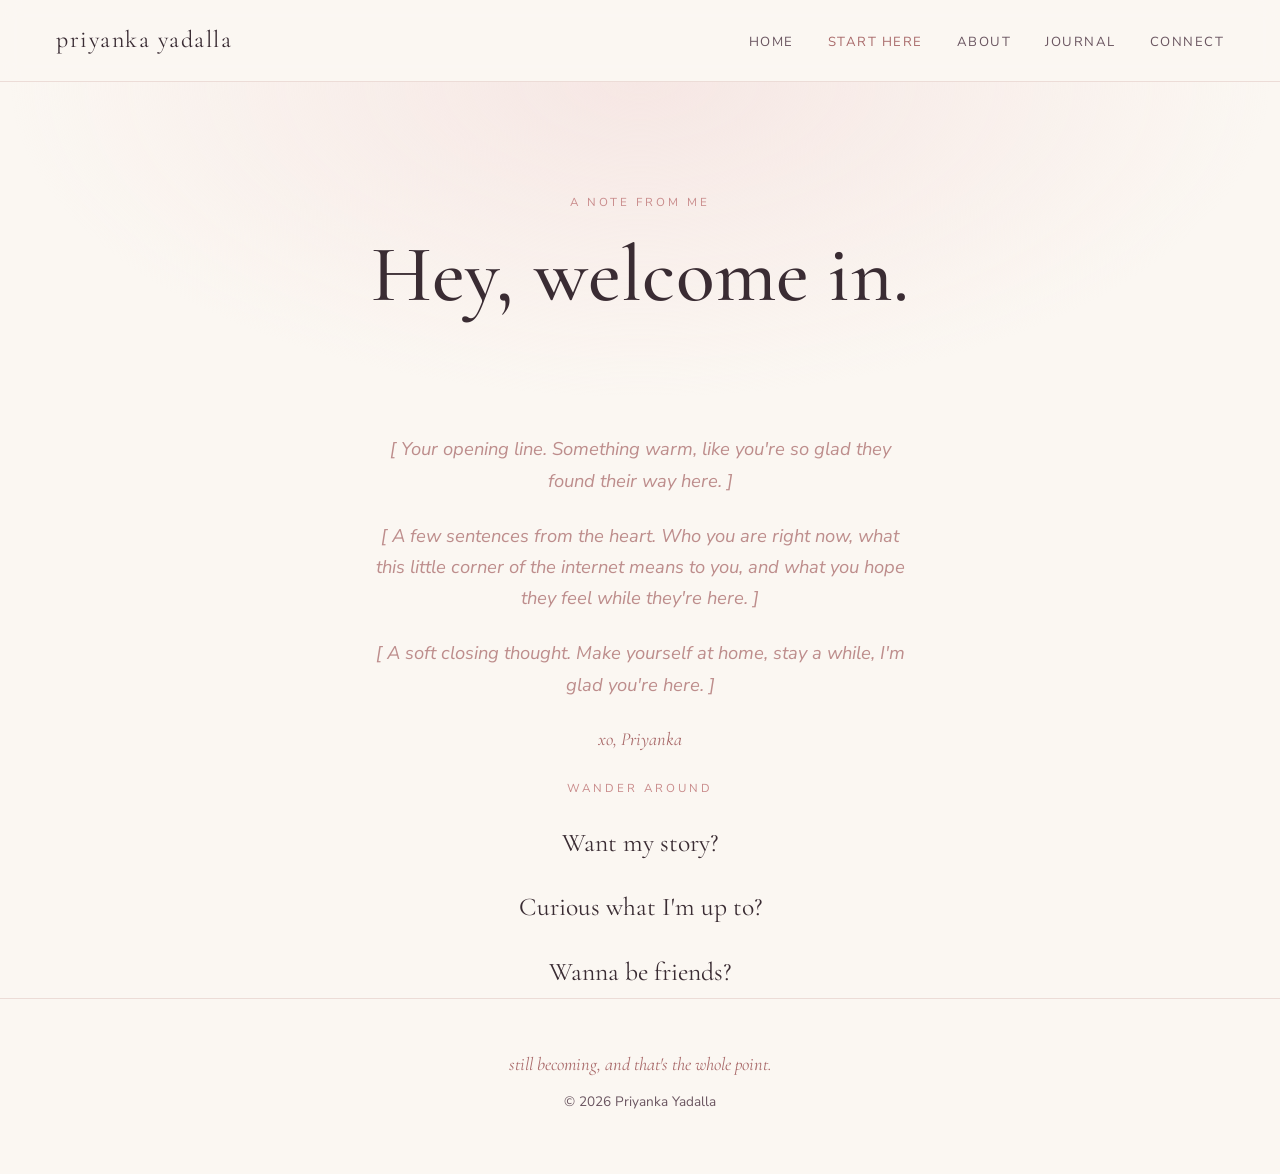
<file: start-here.html>
<!DOCTYPE html>
<html lang="en">
<head>
  <meta charset="UTF-8" />
  <meta name="viewport" content="width=device-width, initial-scale=1.0" />
  <title>Start Here | Priyanka Yadalla</title>
  <meta name="description" content="New here? I've got you. A little note from me to you." />
  <link rel="preconnect" href="https://fonts.googleapis.com" />
  <link rel="preconnect" href="https://fonts.gstatic.com" crossorigin />
  <link href="https://fonts.googleapis.com/css2?family=Cormorant+Garamond:ital,wght@0,400;0,500;1,400&family=Nunito+Sans:wght@300;400;600&display=swap" rel="stylesheet" />
  <link rel="stylesheet" href="styles.css" />
</head>
<body>
  <nav class="nav">
    <span class="nav__brand">priyanka yadalla</span>
    <ul class="nav__links">
      <li><a href="index.html">Home</a></li>
      <li><a href="start-here.html" class="is-active">Start Here</a></li>
      <li><a href="about.html">About</a></li>
      <li><a href="journal.html">Journal</a></li>
      <li><a href="connect.html">Connect</a></li>
    </ul>
  </nav>

  <!-- ===== a note from me ===== -->
  <header class="sh-hero">
    <div class="wrap">
      <p class="eyebrow">a note from me</p>
      <h1>Hey, welcome in.</h1>
    </div>
  </header>

  <!-- ===== the letter ===== -->
  <section class="wrap sh-letter">
    <p class="placeholder">[ Your opening line. Something warm, like you're so glad they
      found their way here. ]</p>
    <p class="placeholder">[ A few sentences from the heart. Who you are right now, what this
      little corner of the internet means to you, and what you hope they feel while they're
      here. ]</p>
    <p class="placeholder">[ A soft closing thought. Make yourself at home, stay a while,
      I'm glad you're here. ]</p>
    <p class="sh-sign">xo, Priyanka</p>
  </section>

  <!-- ===== soft nav ===== -->
  <section class="wrap sh-next">
    <p class="eyebrow">wander around</p>
    <div class="sh-links">
      <a href="about.html">Want my story?</a>
      <a href="journal.html">Curious what I'm up to?</a>
      <a href="connect.html">Wanna be friends?</a>
    </div>
  </section>

  <footer class="footer">
    <span class="whisper">still becoming, and that's the whole point.</span>
    &copy; <span id="year"></span> Priyanka Yadalla
    <script>document.getElementById('year').textContent = new Date().getFullYear();</script>
  </footer>
</body>
</html>
</file>
<file: styles.css>
/* priyankayadalla.com — shared styles
   Vibe: soft-feminine + clean/professional.
   Palette: cream, blush, soft rose, deep plum text. */

:root {
  --cream: #FBF7F2;
  --blush: #F6E7E4;
  --rose: #C98B8B;
  --rose-deep: #A96A6A;
  --plum: #3A2C33;
  --plum-soft: #6A5560;
  --line: #ECDCD7;
  --shadow: 0 18px 50px rgba(58, 44, 51, 0.08);
  --radius: 22px;
  --max: 1080px;
}

* { box-sizing: border-box; }

html { scroll-behavior: smooth; }

body {
  margin: 0;
  background: var(--cream);
  color: var(--plum);
  font-family: "Nunito Sans", "Helvetica Neue", Arial, sans-serif;
  font-size: 18px;
  line-height: 1.7;
  -webkit-font-smoothing: antialiased;
}

h1, h2, h3 {
  font-family: "Cormorant Garamond", Georgia, serif;
  font-weight: 500;
  line-height: 1.1;
  margin: 0 0 0.4em;
  letter-spacing: 0.2px;
}

h1 { font-size: clamp(2.6rem, 7vw, 5rem); }
h2 { font-size: clamp(1.9rem, 4vw, 2.8rem); }

a { color: var(--rose-deep); text-decoration: none; }
a:hover { color: var(--plum); }

/* ---------- nav ---------- */
.nav {
  position: sticky;
  top: 0;
  z-index: 20;
  display: flex;
  align-items: center;
  justify-content: space-between;
  padding: 20px clamp(20px, 5vw, 56px);
  background: rgba(251, 247, 242, 0.85);
  backdrop-filter: blur(10px);
  border-bottom: 1px solid var(--line);
}
.nav__brand {
  font-family: "Cormorant Garamond", Georgia, serif;
  font-size: 1.5rem;
  letter-spacing: 1.5px;
  color: var(--plum);
  text-transform: lowercase;
}
.nav__links {
  display: flex;
  gap: clamp(14px, 3vw, 34px);
  list-style: none;
  margin: 0;
  padding: 0;
  flex-wrap: wrap;
}
.nav__links a {
  color: var(--plum-soft);
  font-size: 0.82rem;
  letter-spacing: 1.5px;
  text-transform: uppercase;
}
.nav__links a:hover,
.nav__links a.is-active { color: var(--rose-deep); }

/* ---------- layout ---------- */
.wrap { max-width: var(--max); margin: 0 auto; padding: 0 clamp(20px, 5vw, 40px); }

section { padding: clamp(56px, 9vw, 110px) 0; }

.eyebrow {
  text-transform: uppercase;
  letter-spacing: 3px;
  font-size: 0.72rem;
  color: var(--rose);
  margin-bottom: 18px;
}

.lead { font-size: 1.15rem; color: var(--plum-soft); max-width: 60ch; }

/* ---------- hero ---------- */
.hero {
  min-height: 78vh;
  display: flex;
  flex-direction: column;
  justify-content: center;
  text-align: center;
  background:
    radial-gradient(1200px 500px at 50% -10%, var(--blush), transparent 70%),
    var(--cream);
}
.hero h1 { margin-bottom: 0.2em; }
.hero .whisper {
  font-family: "Cormorant Garamond", Georgia, serif;
  font-style: italic;
  font-size: clamp(1.3rem, 3vw, 1.9rem);
  color: var(--rose-deep);
}
.hero__name {
  text-transform: none;
  letter-spacing: 1px;
  font-size: clamp(3.4rem, 8.5vw, 6rem);
}

/* ---------- home hero ---------- */
.home-hero {
  background:
    radial-gradient(1000px 500px at 80% -10%, var(--blush), transparent 70%),
    var(--cream);
  padding: clamp(40px, 7vw, 80px) 0 clamp(56px, 8vw, 90px);
}
.home-hero__grid {
  display: grid;
  grid-template-columns: 1.05fr 0.95fr;
  gap: clamp(30px, 5vw, 64px);
  align-items: center;
}
.home-hero__text .whisper { display: block; margin-bottom: 22px; }
.home-hero__text .lead { margin-bottom: 6px; }
.home-hero__cta { display: flex; gap: 14px; flex-wrap: wrap; }

.home-hero__photo { position: relative; }
.home-hero__photo img {
  width: 100%;
  aspect-ratio: 4 / 5;
  object-fit: cover;
  object-position: center 22%;
  border-radius: 26px;
  box-shadow: var(--shadow);
}
.photo-placeholder {
  display: none;              /* shown only if the image is missing */
  flex-direction: column;
  align-items: center;
  justify-content: center;
  gap: 8px;
  width: 100%;
  aspect-ratio: 4 / 5;
  border-radius: 26px;
  border: 2px dashed var(--rose);
  background:
    radial-gradient(400px 300px at 50% 30%, #fff, var(--blush));
  color: var(--rose-deep);
}
.photo-placeholder span { font-size: 2.4rem; }
.photo-placeholder p {
  margin: 0;
  text-transform: uppercase;
  letter-spacing: 2px;
  font-size: 0.78rem;
}

.home-welcome {
  text-align: center;
  background: var(--blush);
}

/* ---------- latest strip ---------- */
.latest__card {
  background: #fff;
  border: 1px solid var(--line);
  border-radius: var(--radius);
  box-shadow: var(--shadow);
  padding: clamp(28px, 4vw, 44px);
  margin-top: 26px;
  max-width: 620px;
}
.latest__tag {
  display: inline-block;
  padding: 5px 16px;
  border-radius: 999px;
  background: var(--blush);
  color: var(--rose-deep);
  font-size: 0.72rem;
  letter-spacing: 1.5px;
  text-transform: uppercase;
  margin-bottom: 14px;
}
.latest__card h3 { font-size: 1.9rem; margin-bottom: 8px; }
.latest__card p { color: var(--plum-soft); margin: 0 0 22px; }
.latest__card .btn { margin-top: 0; }
.home-welcome .whisper {
  font-family: "Cormorant Garamond", Georgia, serif;
  font-style: italic;
  font-size: clamp(1.5rem, 3.5vw, 2.3rem);
  color: var(--rose-deep);
  display: block;
  margin-bottom: 18px;
}

@media (max-width: 760px) {
  .home-hero__grid { grid-template-columns: 1fr; text-align: center; }
  .home-hero__cta { justify-content: center; }
  .home-hero__photo { max-width: 340px; margin: 0 auto; order: -1; }
}

/* ---------- buttons ---------- */
.btn {
  display: inline-block;
  margin-top: 30px;
  padding: 14px 34px;
  border-radius: 999px;
  background: var(--rose);
  color: #fff;
  letter-spacing: 1.5px;
  text-transform: uppercase;
  font-size: 0.78rem;
  transition: transform 0.15s ease, background 0.2s ease;
}
.btn:hover { background: var(--rose-deep); color: #fff; transform: translateY(-2px); }

.btn--ghost {
  background: transparent;
  color: var(--rose-deep);
  border: 1px solid var(--rose);
}
.btn--ghost:hover { background: var(--rose); color: #fff; }

/* ---------- preview cards ---------- */
.grid {
  display: grid;
  grid-template-columns: repeat(auto-fit, minmax(240px, 1fr));
  gap: 26px;
  margin-top: 40px;
}
.card {
  background: #fff;
  border: 1px solid var(--line);
  border-radius: var(--radius);
  padding: 34px 30px;
  box-shadow: var(--shadow);
  transition: transform 0.18s ease;
}
.card:hover { transform: translateY(-4px); }
.card h3 { font-size: 1.7rem; margin-bottom: 6px; }
.card p { color: var(--plum-soft); font-size: 0.98rem; margin: 0 0 14px; }
.card .go { font-size: 0.78rem; letter-spacing: 1.5px; text-transform: uppercase; }

/* ---------- soft placeholder (scaffold rooms) ---------- */
.soon {
  text-align: center;
  background:
    radial-gradient(900px 400px at 50% 0%, var(--blush), transparent 70%),
    var(--cream);
  min-height: 70vh;
  display: flex;
  flex-direction: column;
  justify-content: center;
}
.soon .tag {
  display: inline-block;
  margin: 0 auto 22px;
  padding: 7px 20px;
  border: 1px solid var(--rose);
  border-radius: 999px;
  color: var(--rose-deep);
  font-size: 0.72rem;
  letter-spacing: 2px;
  text-transform: uppercase;
}

/* ---------- connect page ---------- */
.connect-hero {
  text-align: center;
  padding: clamp(56px, 9vw, 100px) 0 40px;
  background:
    radial-gradient(900px 400px at 50% 0%, var(--blush), transparent 70%),
    var(--cream);
}

.socials {
  display: grid;
  grid-template-columns: repeat(auto-fit, minmax(200px, 1fr));
  gap: 18px;
  margin-top: 26px;
}
.social {
  display: flex;
  flex-direction: column;
  align-items: center;
  gap: 4px;
  background: #fff;
  border: 1px solid var(--line);
  border-radius: var(--radius);
  padding: 26px 20px;
  box-shadow: var(--shadow);
  transition: transform 0.18s ease, border-color 0.2s ease;
}
.social:hover { transform: translateY(-4px); border-color: var(--rose); }
.social__icon {
  font-size: 1.8rem;
  display: flex;
  align-items: center;
  justify-content: center;
  height: 34px;
}
.social__icon svg { width: 30px; height: 30px; display: block; }
.social__label {
  font-family: "Cormorant Garamond", Georgia, serif;
  font-size: 1.4rem;
  color: var(--plum);
}
.social__handle { font-size: 0.85rem; color: var(--plum-soft); }

.form-card {
  background: #fff;
  border: 1px solid var(--line);
  border-radius: var(--radius);
  box-shadow: var(--shadow);
  padding: clamp(30px, 5vw, 56px);
  max-width: 640px;
  margin: 30px auto 0;
}
.contact { display: flex; flex-direction: column; gap: 18px; }
.contact label { display: flex; flex-direction: column; gap: 7px; }
.contact label span {
  font-size: 0.78rem;
  letter-spacing: 1.5px;
  text-transform: uppercase;
  color: var(--plum-soft);
}
.contact input,
.contact select,
.contact textarea {
  font-family: inherit;
  font-size: 1rem;
  color: var(--plum);
  background: var(--cream);
  border: 1px solid var(--line);
  border-radius: 14px;
  padding: 13px 16px;
  transition: border-color 0.2s ease;
}
.contact input:focus,
.contact select:focus,
.contact textarea:focus {
  outline: none;
  border-color: var(--rose);
}
.contact textarea { resize: vertical; }
.contact .btn { align-self: center; border: none; cursor: pointer; }

.form-thanks { text-align: center; padding: 20px 0; }
.form-thanks__icon { font-size: 2.6rem; display: block; margin-bottom: 10px; }

/* ---------- about page ---------- */
.about-intro {
  background:
    radial-gradient(1000px 500px at 80% -10%, var(--blush), transparent 70%),
    var(--cream);
  padding: clamp(40px, 7vw, 80px) 0 clamp(40px, 6vw, 70px);
}
.about-intro__grid {
  display: grid;
  grid-template-columns: 0.85fr 1.15fr;
  gap: clamp(30px, 5vw, 60px);
  align-items: center;
}
.about-intro__photo {
  position: relative;
  border-radius: 26px;
  overflow: hidden;
  box-shadow: var(--shadow);
}
.about-intro__photo img {
  width: 100%;
  aspect-ratio: 4 / 5;
  object-fit: cover;
  object-position: 60% center;
}

.story { max-width: 760px; }
.story p { margin-bottom: 1.1em; }

.about-now {
  text-align: center;
  background: var(--blush);
}
.about-now .whisper {
  font-family: "Cormorant Garamond", Georgia, serif;
  font-style: italic;
  font-size: clamp(1.6rem, 3.5vw, 2.4rem);
  color: var(--rose-deep);
  display: block;
  margin-bottom: 16px;
}

.about-cta { text-align: center; padding-top: clamp(72px, 11vw, 130px); }
.about-cta__btns {
  display: flex;
  gap: 14px;
  justify-content: center;
  flex-wrap: wrap;
  margin-top: 10px;
}

/* ---------- start here page ---------- */
.sh-hero {
  text-align: center;
  background:
    radial-gradient(900px 450px at 50% 0%, var(--blush), transparent 70%),
    var(--cream);
  padding: clamp(56px, 9vw, 100px) 0 clamp(40px, 6vw, 64px);
}
.sh-letter {
  max-width: 620px;
  text-align: center;
  padding-top: 0;
}
.sh-letter p { font-size: 1.15rem; margin-bottom: 1.3em; }
.sh-sign {
  font-family: "Cormorant Garamond", Georgia, serif;
  font-style: italic;
  font-size: 1.9rem;
  color: var(--rose-deep);
  margin-top: 0.4em !important;
}

.sh-next { text-align: center; }
.sh-links {
  display: flex;
  flex-direction: column;
  gap: 16px;
  align-items: center;
  margin-top: 22px;
}
.sh-links a {
  font-family: "Cormorant Garamond", Georgia, serif;
  font-size: 1.6rem;
  color: var(--plum);
  padding-bottom: 4px;
  border-bottom: 1px solid transparent;
  transition: color 0.2s ease, border-color 0.2s ease;
}
.sh-links a:hover { color: var(--rose-deep); border-color: var(--rose); }

/* ---------- carousel ---------- */
.carousel { position: relative; max-width: 560px; margin: 34px auto 0; }
.carousel__viewport {
  overflow: hidden;
  border-radius: 26px;
  box-shadow: var(--shadow);
}
.carousel__track { display: flex; transition: transform 0.5s ease; }
.carousel__slide { min-width: 100%; position: relative; }
.carousel__slide img {
  width: 100%;
  aspect-ratio: 4 / 5;
  object-fit: cover;
  display: block;
}
.carousel__slide .photo-placeholder { border-radius: 0; border: none; }
.carousel__caption {
  position: absolute;
  left: 0;
  right: 0;
  bottom: 0;
  margin: 0;
  padding: 40px 22px 18px;
  background: linear-gradient(transparent, rgba(58, 44, 51, 0.6));
  color: #fff;
  font-family: "Cormorant Garamond", Georgia, serif;
  font-style: italic;
  font-size: 1.25rem;
  text-align: center;
}

.carousel__btn {
  position: absolute;
  top: 50%;
  transform: translateY(-50%);
  width: 44px;
  height: 44px;
  border: none;
  border-radius: 50%;
  background: rgba(251, 247, 242, 0.9);
  color: var(--plum);
  font-size: 1.5rem;
  line-height: 1;
  cursor: pointer;
  box-shadow: 0 6px 18px rgba(58, 44, 51, 0.15);
  transition: background 0.2s ease, transform 0.15s ease;
}
.carousel__btn:hover { background: #fff; }
.carousel__btn--prev { left: 12px; }
.carousel__btn--next { right: 12px; }

.carousel__dots {
  display: flex;
  gap: 9px;
  justify-content: center;
  margin-top: 18px;
}
.carousel__dot {
  width: 9px;
  height: 9px;
  border-radius: 50%;
  border: none;
  padding: 0;
  background: var(--line);
  cursor: pointer;
  transition: background 0.2s ease, transform 0.2s ease;
}
.carousel__dot.is-active { background: var(--rose); transform: scale(1.25); }

/* placeholder copy (structure-only, swap later) */
.placeholder {
  color: var(--rose-deep);
  font-style: italic;
  opacity: 0.75;
}

@media (max-width: 760px) {
  .about-intro__grid { grid-template-columns: 1fr; text-align: center; }
  .about-intro__photo { max-width: 320px; margin: 0 auto; }
}

/* ---------- journal page ---------- */
.jr-hero {
  text-align: center;
  background:
    radial-gradient(900px 450px at 50% 0%, var(--blush), transparent 70%),
    var(--cream);
  padding: clamp(56px, 9vw, 100px) 0 clamp(30px, 5vw, 50px);
}

.filters {
  display: flex;
  flex-wrap: wrap;
  gap: 10px;
  justify-content: center;
}
.filter {
  border: 1px solid var(--line);
  background: #fff;
  color: var(--plum-soft);
  border-radius: 999px;
  padding: 9px 22px;
  font-family: inherit;
  font-size: 0.82rem;
  letter-spacing: 1.2px;
  text-transform: uppercase;
  cursor: pointer;
  transition: all 0.2s ease;
}
.filter:hover { border-color: var(--rose); color: var(--rose-deep); }
.filter.is-active { background: var(--rose); border-color: var(--rose); color: #fff; }

.feed {
  display: grid;
  grid-template-columns: repeat(auto-fill, minmax(300px, 1fr));
  gap: 26px;
}
.entry {
  background: #fff;
  border: 1px solid var(--line);
  border-radius: var(--radius);
  overflow: hidden;
  box-shadow: var(--shadow);
  display: flex;
  flex-direction: column;
  transition: transform 0.18s ease;
}
.entry:hover { transform: translateY(-4px); }
.entry__media { position: relative; }
.entry__ph {
  display: flex;
  flex-direction: column;
  align-items: center;
  justify-content: center;
  gap: 6px;
  aspect-ratio: 16 / 10;
  background: radial-gradient(400px 200px at 50% 30%, #fff, var(--blush));
  color: var(--rose-deep);
}
.entry__ph span { font-size: 1.9rem; }
.entry__ph p {
  margin: 0;
  text-transform: uppercase;
  letter-spacing: 1.5px;
  font-size: 0.72rem;
}
.entry__media--video .entry__ph { aspect-ratio: 16 / 9; background: var(--blush); }
.entry__media--video iframe { display: block; width: 100%; aspect-ratio: 16 / 9; border: 0; }

.entry__body { padding: 22px 24px 26px; display: flex; flex-direction: column; gap: 8px; }
.entry__meta { display: flex; align-items: center; gap: 12px; }
.entry__tag {
  background: var(--blush);
  color: var(--rose-deep);
  border-radius: 999px;
  padding: 4px 13px;
  font-size: 0.68rem;
  letter-spacing: 1.5px;
  text-transform: uppercase;
}
.entry__date { color: var(--plum-soft); font-size: 0.82rem; }
.entry__body h3 { font-size: 1.55rem; margin: 0; }
.entry__body p { color: var(--plum-soft); font-size: 0.95rem; margin: 0; }
.entry__body .go { margin-top: 4px; font-size: 0.76rem; letter-spacing: 1.5px; text-transform: uppercase; }

.feed__empty { text-align: center; color: var(--plum-soft); padding: 40px 0; }

/* ---------- footer ---------- */
.footer {
  text-align: center;
  padding: 50px 20px 60px;
  border-top: 1px solid var(--line);
  color: var(--plum-soft);
  font-size: 0.85rem;
}
.footer .whisper {
  font-family: "Cormorant Garamond", Georgia, serif;
  font-style: italic;
  font-size: 1.15rem;
  color: var(--rose-deep);
  display: block;
  margin-bottom: 10px;
}
.footer a { margin: 0 8px; }
</file>
